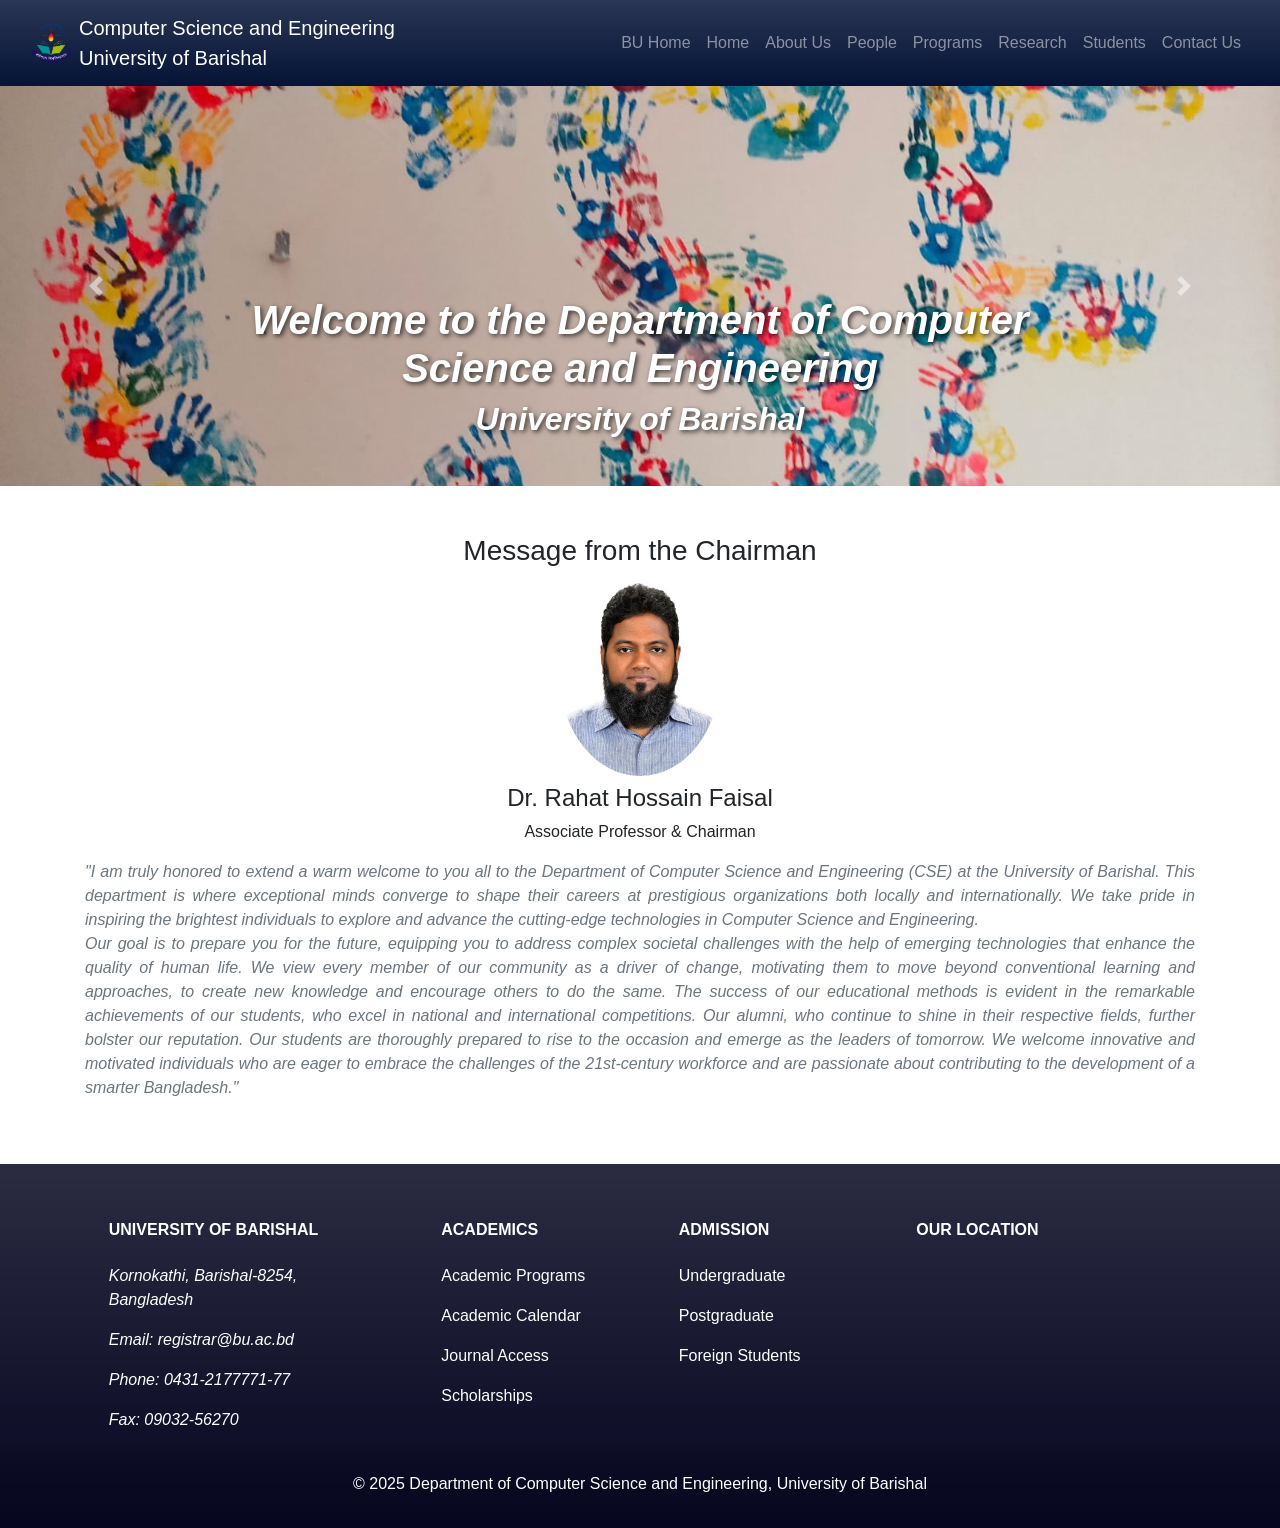
<file: index.html>
<!DOCTYPE html>
<html lang="en">

<head>
    <meta charset="UTF-8">
    <meta name="viewport" content="width=device-width, initial-scale=1.0">
    <title>BUCSE</title>
    <link href="https://cdn.jsdelivr.net/npm/bootstrap@5.1.3/dist/css/bootstrap.min.css" rel="stylesheet">
    <link href="https://cdn.jsdelivr.net/npm/bootstrap@4.4.1/dist/css/bootstrap.min.css" rel="stylesheet">
    <link href="styles/style.css" rel="stylesheet">
</head>

<body>
    <nav class="sticky-top navbar navbar-expand-lg navbar-dark bg-nav bg-gradient">
        <div class="container-fluid">
            <a class="navbar-brand d-flex align-items-center" href="index.html">
                <img src="images/logo.png" alt="University Logo" class="logo me-2">
                Computer Science and Engineering<br>
                University of Barishal
            </a>
            <button class="navbar-toggler" type="button" data-bs-toggle="collapse" data-bs-target="#navbarNav"
                aria-controls="navbarNav" aria-expanded="false" aria-label="Toggle navigation">
                <span class="navbar-toggler-icon"></span>
            </button>
            <div class="collapse navbar-collapse" id="navbarNav">
                <ul class="navbar-nav ms-auto">
                    <li class="nav-item"><a class="nav-link" href="https://apps.piit.us/barishal-university/v2/">BU
                            Home</a></li>
                    <li class="nav-item"><a class="nav-link" href="index.html">Home</a></li>
                    <li class="nav-item"><a class="nav-link" href="about.html">About Us</a></li>
                    <li class="nav-item"><a class="nav-link" href="faculty.html">People</a></li>
                    <li class="nav-item"><a class="nav-link" href="programs.html">Programs</a></li>
                    <li class="nav-item"><a class="nav-link" href="research.html">Research</a></li>
                    <li class="nav-item"><a class="nav-link" href="students.html">Students</a></li>
                    <li class="nav-item"><a class="nav-link" href="contact.html">Contact Us</a></li>
                </ul>
            </div>
        </div>
    </nav>

    <div id="carouselExample" class="carousel slide" data-bs-ride="carousel">
        <div class="carousel-inner">
            <div class="carousel-item active">
                <img src="images/bu1.jpg" class="d-block w-100" alt="First Slide">
                <div class="carousel-caption d-none d-md-block">
                    <h1 class="text-shadow"><b><i>Welcome to the Department of Computer Science and Engineering</i></b>
                    </h1>
                    <h2 class="text-shadow"><b><i>University of Barishal</i></b></h2>
                </div>
            </div>
            <div class="carousel-item">
                <img src="images/bu2.jpg" class="d-block w-100" alt="Second Slide">
                <div class="carousel-caption d-none d-md-block">
                    <h1 class="text-shadow"><b><i>Welcome to the Department of Computer Science and Engineering</i></b>
                    </h1>
                    <h2 class="text-shadow"><b><i>University of Barishal</i></b></h2>
                </div>
            </div>
            <div class="carousel-item">
                <img src="images/bu3.jpg" class="d-block w-100" alt="Third Slide">
                <div class="carousel-caption d-none d-md-block">
                    <h1 class="text-shadow"><b><i>Welcome to the Department of Computer Science and Engineering</i></b>
                    </h1>
                    <h2 class="text-shadow"><b><i>University of Barishal</i></b></h2>
                </div>
            </div>
            <div class="carousel-item">
                <img src="images/bu4.jpg" class="d-block w-100" alt="Fourth Slide">
                <div class="carousel-caption d-none d-md-block">
                    <h1 class="text-shadow"><b><i>Welcome to the Department of Computer Science and Engineering</i></b>
                    </h1>
                    <h2 class="text-shadow"><b><i>University of Barishal</i></b></h2>
                </div>
            </div>
        </div>
        <button class="carousel-control-prev" type="button" data-bs-target="#carouselExample" data-bs-slide="prev">
            <span class="carousel-control-prev-icon" aria-hidden="true"></span>
            <span class="visually-hidden">Previous</span>
        </button>
        <button class="carousel-control-next" type="button" data-bs-target="#carouselExample" data-bs-slide="next">
            <span class="carousel-control-next-icon" aria-hidden="true"></span>
            <span class="visually-hidden">Next</span>
        </button>
    </div>

    <div class="container mt-5">
        <div class="row">
            <div class="col-12 text-center">
                <h3>Message from the Chairman</h3>
            </div>
        </div>
        <div class="row">
            <div class="col-2 text-center mx-auto">
                <img src="images/faculty1.jpg" class="img-fluid rounded-circle" alt="Faculty 1">
            </div>
        </div>
        <div class="row">
            <div class="col-12 text-center mt-2">
                <h4>Dr. Rahat Hossain Faisal</h4>
                <p>Associate Professor & Chairman</p>
            </div>
        </div>
        <div class="row">
            <div class="col-12 text-center">
                <p class="text-muted fst-italic text-justify">"I am truly honored to extend a warm welcome to you all to
                    the
                    Department of Computer Science and Engineering (CSE) at the University of Barishal. This department
                    is where exceptional minds converge to shape their careers at prestigious organizations both locally
                    and internationally. We take pride in inspiring the brightest individuals to explore and advance the
                    cutting-edge technologies in Computer Science and Engineering.<br>
                    Our goal is to prepare you for the future, equipping you to address complex societal challenges with
                    the help of emerging technologies that enhance the quality of human life. We view every member of
                    our community as a driver of change, motivating them to move beyond conventional learning and
                    approaches, to create new knowledge and encourage others to do the same. The success of our
                    educational methods is evident in the remarkable achievements of our students, who excel in national
                    and international competitions. Our alumni, who continue to shine in their respective fields,
                    further bolster our reputation. Our students are thoroughly prepared to rise to the occasion and
                    emerge as the leaders of tomorrow. We welcome innovative and motivated individuals who are eager to
                    embrace the challenges of the 21st-century workforce and are passionate about contributing to the
                    development of a smarter Bangladesh."</p>
            </div>
        </div>
    </div>

    <footer class="bg-footer bg-gradient text-white text-center mt-5 py-2">
        <section class="">
            <div class="container text-center text-md-start mt-5">
                <div class="row mt-3">
                    <div class="col-md-4 col-lg-3 col-xl-3 mx-auto mb-md-0 mb-4 text-left">
                        <h6 class="text-uppercase fw-bold mb-4">University Of Barishal</h6>
                        <p><i class="fas fa-home me-3">Kornokathi, Barishal-8254, Bangladesh</i></p>
                        <p>
                            <i class="fas fa-envelope me-3">Email: registrar@bu.ac.bd</i>
                        </p>
                        <p><i class="fas fa-phone me-3">Phone: 0431-2177771-77</i></p>
                        <p><i class="fas fa-print me-3">Fax: 09032-56270</i></p>
                    </div>

                    <div class="col-md-2 col-lg-2 col-xl-2 mx-auto mb-4 text-left">
                        <h6 class="text-uppercase fw-bold mb-4">
                            Academics
                        </h6>
                        <p>
                            <a href="https://apps.piit.us/barishal-university/v2/academic-program"
                                class="text-reset">Academic Programs</a>
                        </p>
                        <p>
                            <a href="https://apps.piit.us/barishal-university/v2/academic-calender"
                                class="text-reset">Academic Calendar</a>
                        </p>
                        <p>
                            <a href="https://apps.piit.us/barishal-university/v2/journal" class="text-reset">Journal
                                Access</a>
                        </p>
                        <p>
                            <a href="https://apps.piit.us/barishal-university/v2/scholarship"
                                class="text-reset">Scholarships</a>
                        </p>
                    </div>

                    <div class="col-md-3 col-lg-2 col-xl-2 mx-auto mb-4 text-left">
                        <h6 class="text-uppercase fw-bold mb-4">
                            Admission
                        </h6>
                        <p>
                            <a href="https://apps.piit.us/barishal-university/v2/undergraduate"
                                class="text-reset">Undergraduate</a>
                        </p>
                        <p>
                            <a href="https://apps.piit.us/barishal-university/v2/postgraduate"
                                class="text-reset">Postgraduate</a>
                        </p>
                        <p>
                            <a href="https://apps.piit.us/barishal-university/v2/international-student-application"
                                class="text-reset">Foreign Students</a>
                        </p>
                    </div>

                    <div class="col-md-3 col-lg-3 col-xl-3 mx-auto mb-4 text-left">
                        <h6 class="text-uppercase fw-bold mb-4">
                            Our Location
                        </h6>
                        <div class="embed-responsive embed-responsive-16by9">
                            <iframe class="embed-responsive-item"
                                src="https://www.google.com/maps/embed?pb=!1m14!1m8!1m3!1d4745.078694164439!2d90.3622539443592!3d22.659780340412706!3m2!1i1024!2i768!4f13.1!3m3!1m2!1s0x3755348ee9fa8947%3A0x7be87b33ac763d55!2sDepartment%20of%20Computer%20Science%20Engineering!5e1!3m2!1sen!2sus!4v1755502169662!5m2!1sen!2sus"
                                width="400" height="300" allowfullscreen="" loading="lazy"
                                referrerpolicy="no-referrer-when-downgrade"></iframe>
                        </div>
                    </div>
                </div>
            </div>
        </section>

        <div class="bg-copyright text-center p-4">
            <p class="mb-0">&copy; 2025 Department of Computer Science and Engineering, University of Barishal</p>
        </div>
    </footer>

    <script src="https://cdn.jsdelivr.net/npm/popper.js@1.14.3/dist/umd/popper.min.js"></script>
    <script src="https://cdn.jsdelivr.net/npm/bootstrap@5.1.3/dist/js/bootstrap.bundle.min.js"></script>
    <script src="https://cdn.jsdelivr.net/npm/bootstrap@4.4.1/dist/js/bootstrap.bundle.min.js"></script>
    <script src="scripts/script.js"></script>
</body>

</html>
</file>
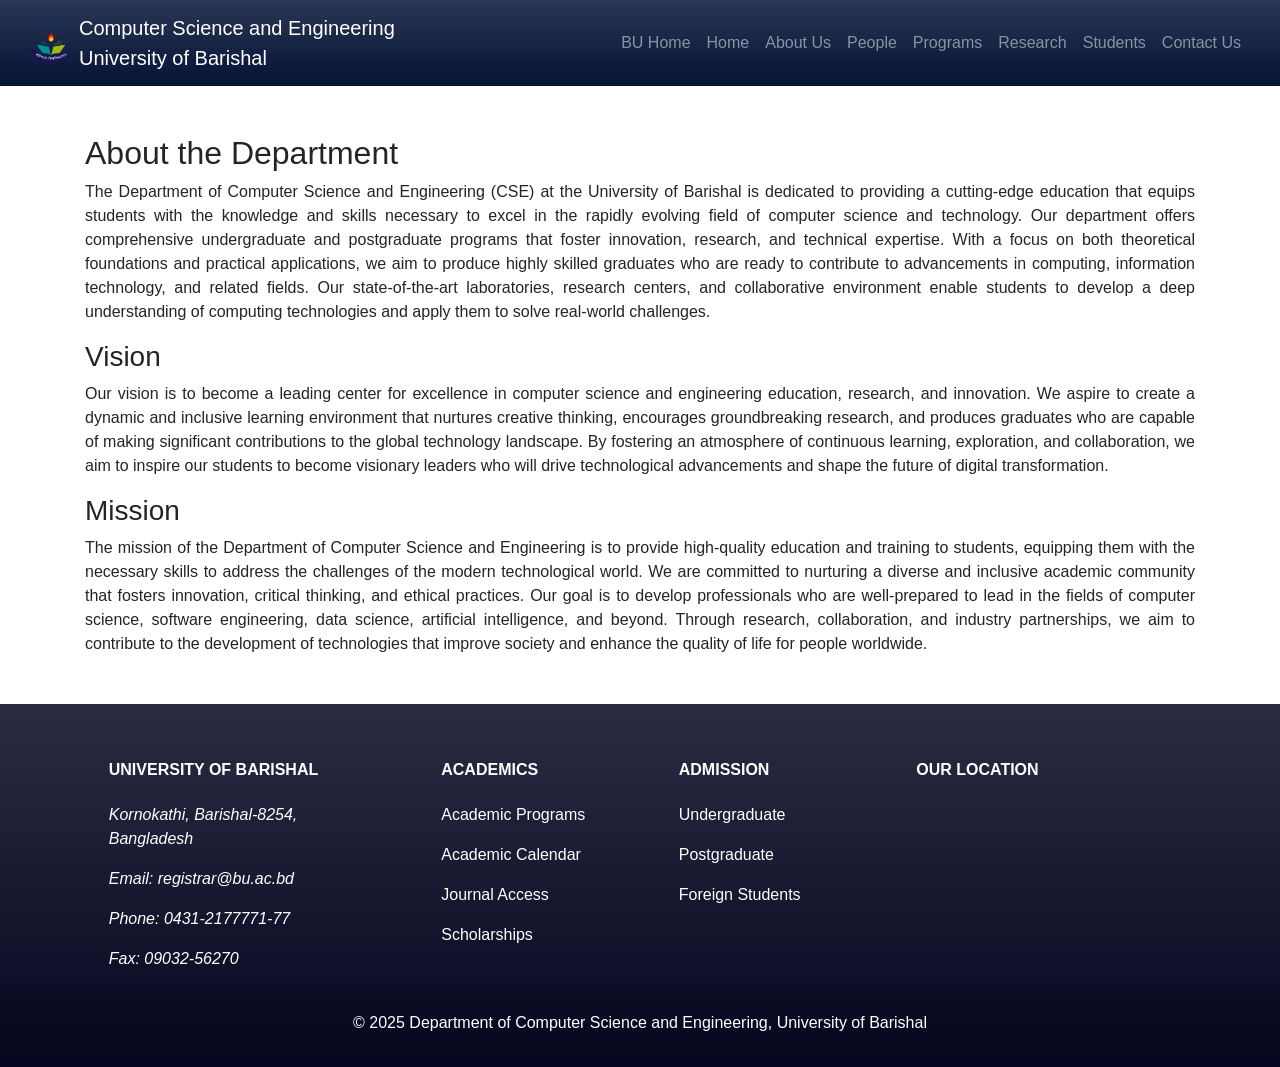
<file: about.html>
<!DOCTYPE html>
<html lang="en">

<head>
    <meta charset="UTF-8">
    <meta name="viewport" content="width=device-width, initial-scale=1.0">
    <title>About Us</title>
    <link href="https://cdn.jsdelivr.net/npm/bootstrap@5.1.3/dist/css/bootstrap.min.css" rel="stylesheet">
    <link href="https://cdn.jsdelivr.net/npm/bootstrap@4.4.1/dist/css/bootstrap.min.css" rel="stylesheet">
    <link href="styles/style.css" rel="stylesheet">
</head>

<body>
    <nav class="sticky-top navbar navbar-expand-lg navbar-dark bg-nav bg-gradient">
        <div class="container-fluid">
            <a class="navbar-brand d-flex align-items-center" href="index.html">
                <img src="images/logo.png" alt="University Logo" class="logo me-2">
                Computer Science and Engineering<br>
                University of Barishal
            </a>
            <button class="navbar-toggler" type="button" data-bs-toggle="collapse" data-bs-target="#navbarNav"
                aria-controls="navbarNav" aria-expanded="false" aria-label="Toggle navigation">
                <span class="navbar-toggler-icon"></span>
            </button>
            <div class="collapse navbar-collapse" id="navbarNav">
                <ul class="navbar-nav ms-auto">
                    <li class="nav-item"><a class="nav-link" href="https://apps.piit.us/barishal-university/v2/">BU
                            Home</a></li>
                    <li class="nav-item"><a class="nav-link" href="index.html">Home</a></li>
                    <li class="nav-item"><a class="nav-link" href="about.html">About Us</a></li>
                    <li class="nav-item"><a class="nav-link" href="faculty.html">People</a></li>
                    <li class="nav-item"><a class="nav-link" href="programs.html">Programs</a></li>
                    <li class="nav-item"><a class="nav-link" href="research.html">Research</a></li>
                    <li class="nav-item"><a class="nav-link" href="students.html">Students</a></li>
                    <li class="nav-item"><a class="nav-link" href="contact.html">Contact Us</a></li>
                </ul>
            </div>
        </div>
    </nav>

    <div class="container mt-5 text-justify">
        <h2>About the Department</h2>
        <p>The Department of Computer Science and Engineering (CSE) at the University of Barishal is dedicated to
            providing a cutting-edge education that equips students with the knowledge and skills necessary to excel in
            the rapidly evolving field of computer science and technology. Our department offers comprehensive
            undergraduate and postgraduate programs that foster innovation, research, and technical expertise. With a
            focus on both theoretical foundations and practical applications, we aim to produce highly skilled graduates
            who are ready to contribute to advancements in computing, information technology, and related fields. Our
            state-of-the-art laboratories, research centers, and collaborative environment enable students to develop a
            deep understanding of computing technologies and apply them to solve real-world challenges.</p>

        <h3>Vision</h3>
        <p>Our vision is to become a leading center for excellence in computer science and engineering education,
            research, and innovation. We aspire to create a dynamic and inclusive learning environment that nurtures
            creative thinking, encourages groundbreaking research, and produces graduates who are capable of making
            significant contributions to the global technology landscape. By fostering an atmosphere of continuous
            learning, exploration, and collaboration, we aim to inspire our students to become visionary leaders who
            will drive technological advancements and shape the future of digital transformation.</p>

        <h3>Mission</h3>
        <p>The mission of the Department of Computer Science and Engineering is to provide high-quality education and
            training to students, equipping them with the necessary skills to address the challenges of the modern
            technological world. We are committed to nurturing a diverse and inclusive academic community that fosters
            innovation, critical thinking, and ethical practices. Our goal is to develop professionals who are
            well-prepared to lead in the fields of computer science, software engineering, data science, artificial
            intelligence, and beyond. Through research, collaboration, and industry partnerships, we aim to contribute
            to the development of technologies that improve society and enhance the quality of life for people
            worldwide.</p>
    </div>

    <footer class="bg-footer bg-gradient text-white text-center mt-5 py-2">
        <section class="">
            <div class="container text-center text-md-start mt-5">
                <div class="row mt-3">
                    <div class="col-md-4 col-lg-3 col-xl-3 mx-auto mb-md-0 mb-4 text-left">
                        <h6 class="text-uppercase fw-bold mb-4">University Of Barishal</h6>
                        <p><i class="fas fa-home me-3">Kornokathi, Barishal-8254, Bangladesh</i></p>
                        <p>
                            <i class="fas fa-envelope me-3">Email: registrar@bu.ac.bd</i>
                        </p>
                        <p><i class="fas fa-phone me-3">Phone: 0431-2177771-77</i></p>
                        <p><i class="fas fa-print me-3">Fax: 09032-56270</i></p>
                    </div>

                    <div class="col-md-2 col-lg-2 col-xl-2 mx-auto mb-4 text-left">
                        <h6 class="text-uppercase fw-bold mb-4">
                            Academics
                        </h6>
                        <p>
                            <a href="https://apps.piit.us/barishal-university/v2/academic-program"
                                class="text-reset">Academic Programs</a>
                        </p>
                        <p>
                            <a href="https://apps.piit.us/barishal-university/v2/academic-calender"
                                class="text-reset">Academic Calendar</a>
                        </p>
                        <p>
                            <a href="https://apps.piit.us/barishal-university/v2/journal" class="text-reset">Journal
                                Access</a>
                        </p>
                        <p>
                            <a href="https://apps.piit.us/barishal-university/v2/scholarship"
                                class="text-reset">Scholarships</a>
                        </p>
                    </div>

                    <div class="col-md-3 col-lg-2 col-xl-2 mx-auto mb-4 text-left">
                        <h6 class="text-uppercase fw-bold mb-4">
                            Admission
                        </h6>
                        <p>
                            <a href="https://apps.piit.us/barishal-university/v2/undergraduate"
                                class="text-reset">Undergraduate</a>
                        </p>
                        <p>
                            <a href="https://apps.piit.us/barishal-university/v2/postgraduate"
                                class="text-reset">Postgraduate</a>
                        </p>
                        <p>
                            <a href="https://apps.piit.us/barishal-university/v2/international-student-application"
                                class="text-reset">Foreign Students</a>
                        </p>
                    </div>

                    <div class="col-md-3 col-lg-3 col-xl-3 mx-auto mb-4 text-left">
                        <h6 class="text-uppercase fw-bold mb-4">
                            Our Location
                        </h6>
                        <div class="embed-responsive embed-responsive-16by9">
                            <iframe class="embed-responsive-item"
                                src="https://www.google.com/maps/embed?pb=!1m14!1m8!1m3!1d4745.078694164439!2d90.3622539443592!3d22.659780340412706!3m2!1i1024!2i768!4f13.1!3m3!1m2!1s0x3755348ee9fa8947%3A0x7be87b33ac763d55!2sDepartment%20of%20Computer%20Science%20Engineering!5e1!3m2!1sen!2sus!4v1755502169662!5m2!1sen!2sus"
                                width="400" height="300" allowfullscreen="" loading="lazy"
                                referrerpolicy="no-referrer-when-downgrade"></iframe>
                        </div>
                    </div>
                </div>
            </div>
        </section>

        <div class="bg-copyright text-center p-4">
            <p class="mb-0">&copy; 2025 Department of Computer Science and Engineering, University of Barishal</p>
        </div>
    </footer>

    <script src="https://cdn.jsdelivr.net/npm/popper.js@1.14.3/dist/umd/popper.min.js"></script>
    <script src="https://cdn.jsdelivr.net/npm/bootstrap@5.1.3/dist/js/bootstrap.bundle.min.js"></script>
    <script src="https://cdn.jsdelivr.net/npm/bootstrap@4.4.1/dist/js/bootstrap.bundle.min.js"></script>
    <script src="scripts/script.js"></script>
</body>

</html>
</file>
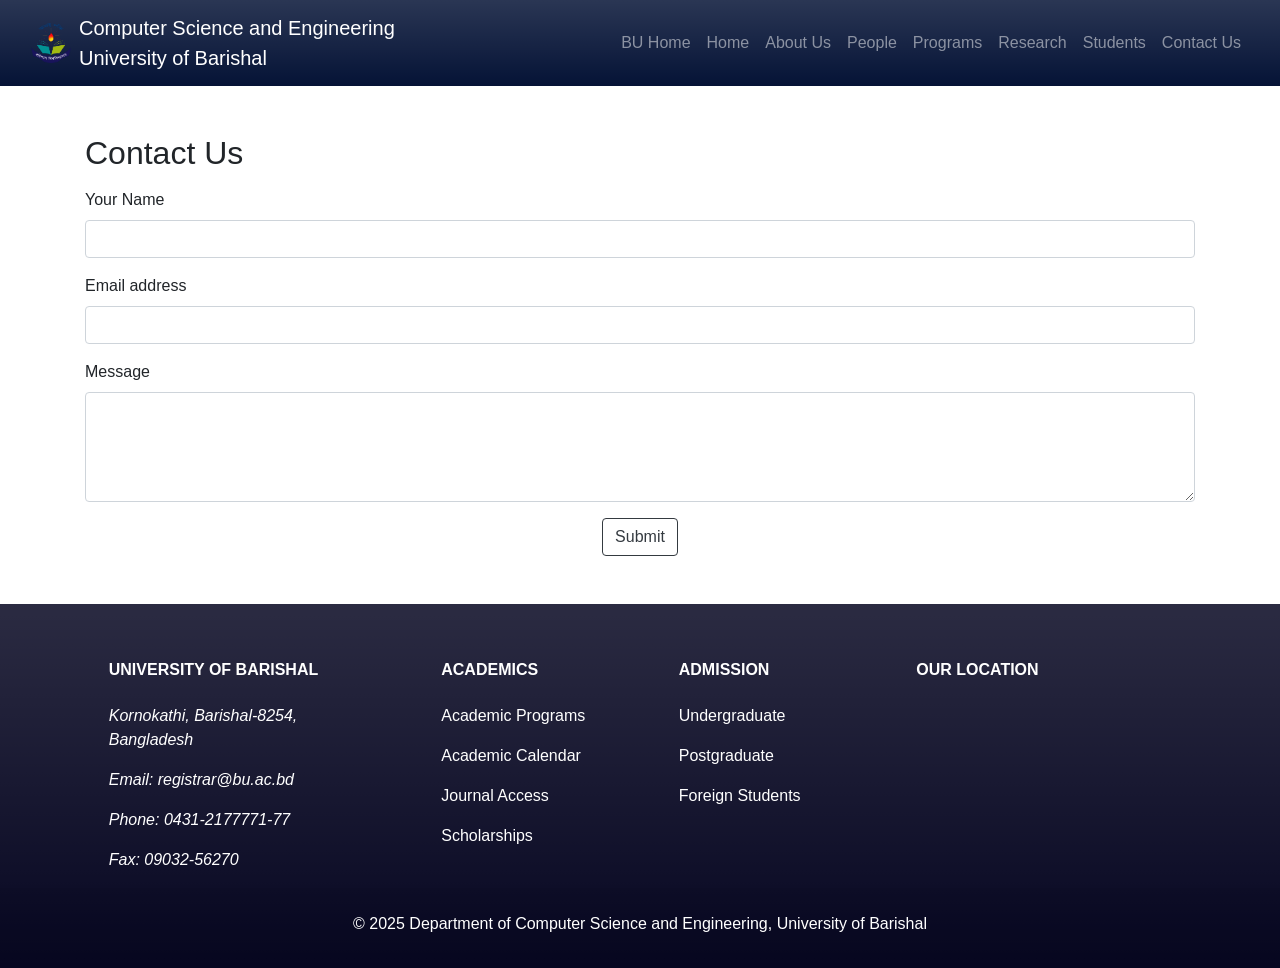
<file: contact.html>
<!DOCTYPE html>
<html lang="en">

<head>
    <meta charset="UTF-8">
    <meta name="viewport" content="width=device-width, initial-scale=1.0">
    <title>Contact Us</title>
    <link href="https://cdn.jsdelivr.net/npm/bootstrap@5.1.3/dist/css/bootstrap.min.css" rel="stylesheet">
    <link href="https://cdn.jsdelivr.net/npm/bootstrap@4.4.1/dist/css/bootstrap.min.css" rel="stylesheet">
    <link href="styles/style.css" rel="stylesheet">
</head>

<body>
    <nav class="sticky-top navbar navbar-expand-lg navbar-dark bg-nav bg-gradient">
        <div class="container-fluid">
            <a class="navbar-brand d-flex align-items-center" href="index.html">
                <img src="images/logo.png" alt="University Logo" class="logo me-2">
                Computer Science and Engineering<br>
                University of Barishal
            </a>
            <button class="navbar-toggler" type="button" data-bs-toggle="collapse" data-bs-target="#navbarNav"
                aria-controls="navbarNav" aria-expanded="false" aria-label="Toggle navigation">
                <span class="navbar-toggler-icon"></span>
            </button>
            <div class="collapse navbar-collapse" id="navbarNav">
                <ul class="navbar-nav ms-auto">
                    <li class="nav-item"><a class="nav-link" href="https://apps.piit.us/barishal-university/v2/">BU
                            Home</a></li>
                    <li class="nav-item"><a class="nav-link" href="index.html">Home</a></li>
                    <li class="nav-item"><a class="nav-link" href="about.html">About Us</a></li>
                    <li class="nav-item"><a class="nav-link" href="faculty.html">People</a></li>
                    <li class="nav-item"><a class="nav-link" href="programs.html">Programs</a></li>
                    <li class="nav-item"><a class="nav-link" href="research.html">Research</a></li>
                    <li class="nav-item"><a class="nav-link" href="students.html">Students</a></li>
                    <li class="nav-item"><a class="nav-link" href="contact.html">Contact Us</a></li>
                </ul>
            </div>
        </div>
    </nav>

    <section class="container mt-5">
        <h2>Contact Us</h2>
        <form id="contactForm" class="mt-3">
            <div class="mb-3">
                <label for="name" class="form-label">Your Name</label>
                <input type="text" class="form-control" id="name" required>
            </div>
            <div class="mb-3">
                <label for="email" class="form-label">Email address</label>
                <input type="email" class="form-control" id="email" required>
            </div>
            <div class="mb-3">
                <label for="message" class="form-label">Message</label>
                <textarea class="form-control" id="message" rows="4" required></textarea>
            </div>
            <div class="mb-3 d-flex justify-content-center">
                <button type="submit" class="btn btn-outline-dark bg-gradient">Submit</button>
            </div>
        </form>
    </section>

    <footer class="bg-footer bg-gradient text-white text-center mt-5 py-2">
        <section class="">
            <div class="container text-center text-md-start mt-5">
                <div class="row mt-3">
                    <div class="col-md-4 col-lg-3 col-xl-3 mx-auto mb-md-0 mb-4 text-left">
                        <h6 class="text-uppercase fw-bold mb-4">University Of Barishal</h6>
                        <p><i class="fas fa-home me-3">Kornokathi, Barishal-8254, Bangladesh</i></p>
                        <p>
                            <i class="fas fa-envelope me-3">Email: registrar@bu.ac.bd</i>
                        </p>
                        <p><i class="fas fa-phone me-3">Phone: 0431-2177771-77</i></p>
                        <p><i class="fas fa-print me-3">Fax: 09032-56270</i></p>
                    </div>

                    <div class="col-md-2 col-lg-2 col-xl-2 mx-auto mb-4 text-left">
                        <h6 class="text-uppercase fw-bold mb-4">
                            Academics
                        </h6>
                        <p>
                            <a href="https://apps.piit.us/barishal-university/v2/academic-program"
                                class="text-reset">Academic Programs</a>
                        </p>
                        <p>
                            <a href="https://apps.piit.us/barishal-university/v2/academic-calender"
                                class="text-reset">Academic Calendar</a>
                        </p>
                        <p>
                            <a href="https://apps.piit.us/barishal-university/v2/journal" class="text-reset">Journal
                                Access</a>
                        </p>
                        <p>
                            <a href="https://apps.piit.us/barishal-university/v2/scholarship"
                                class="text-reset">Scholarships</a>
                        </p>
                    </div>

                    <div class="col-md-3 col-lg-2 col-xl-2 mx-auto mb-4 text-left">
                        <h6 class="text-uppercase fw-bold mb-4">
                            Admission
                        </h6>
                        <p>
                            <a href="https://apps.piit.us/barishal-university/v2/undergraduate"
                                class="text-reset">Undergraduate</a>
                        </p>
                        <p>
                            <a href="https://apps.piit.us/barishal-university/v2/postgraduate"
                                class="text-reset">Postgraduate</a>
                        </p>
                        <p>
                            <a href="https://apps.piit.us/barishal-university/v2/international-student-application"
                                class="text-reset">Foreign Students</a>
                        </p>
                    </div>

                    <div class="col-md-3 col-lg-3 col-xl-3 mx-auto mb-4 text-left">
                        <h6 class="text-uppercase fw-bold mb-4">
                            Our Location
                        </h6>
                        <div class="embed-responsive embed-responsive-16by9">
                            <iframe class="embed-responsive-item"
                                src="https://www.google.com/maps/embed?pb=!1m14!1m8!1m3!1d4745.078694164439!2d90.3622539443592!3d22.659780340412706!3m2!1i1024!2i768!4f13.1!3m3!1m2!1s0x3755348ee9fa8947%3A0x7be87b33ac763d55!2sDepartment%20of%20Computer%20Science%20Engineering!5e1!3m2!1sen!2sus!4v1755502169662!5m2!1sen!2sus"
                                width="400" height="300" allowfullscreen="" loading="lazy"
                                referrerpolicy="no-referrer-when-downgrade"></iframe>
                        </div>
                    </div>
                </div>
            </div>
        </section>

        <div class="bg-copyright text-center p-4">
            <p class="mb-0">&copy; 2025 Department of Computer Science and Engineering, University of Barishal</p>
        </div>
    </footer>

    <script src="https://cdn.jsdelivr.net/npm/popper.js@1.14.3/dist/umd/popper.min.js"></script>
    <script src="https://cdn.jsdelivr.net/npm/bootstrap@5.1.3/dist/js/bootstrap.bundle.min.js"></script>
    <script src="https://cdn.jsdelivr.net/npm/bootstrap@4.4.1/dist/js/bootstrap.bundle.min.js"></script>
    <script src="scripts/script.js"></script>
</body>

</html>
</file>
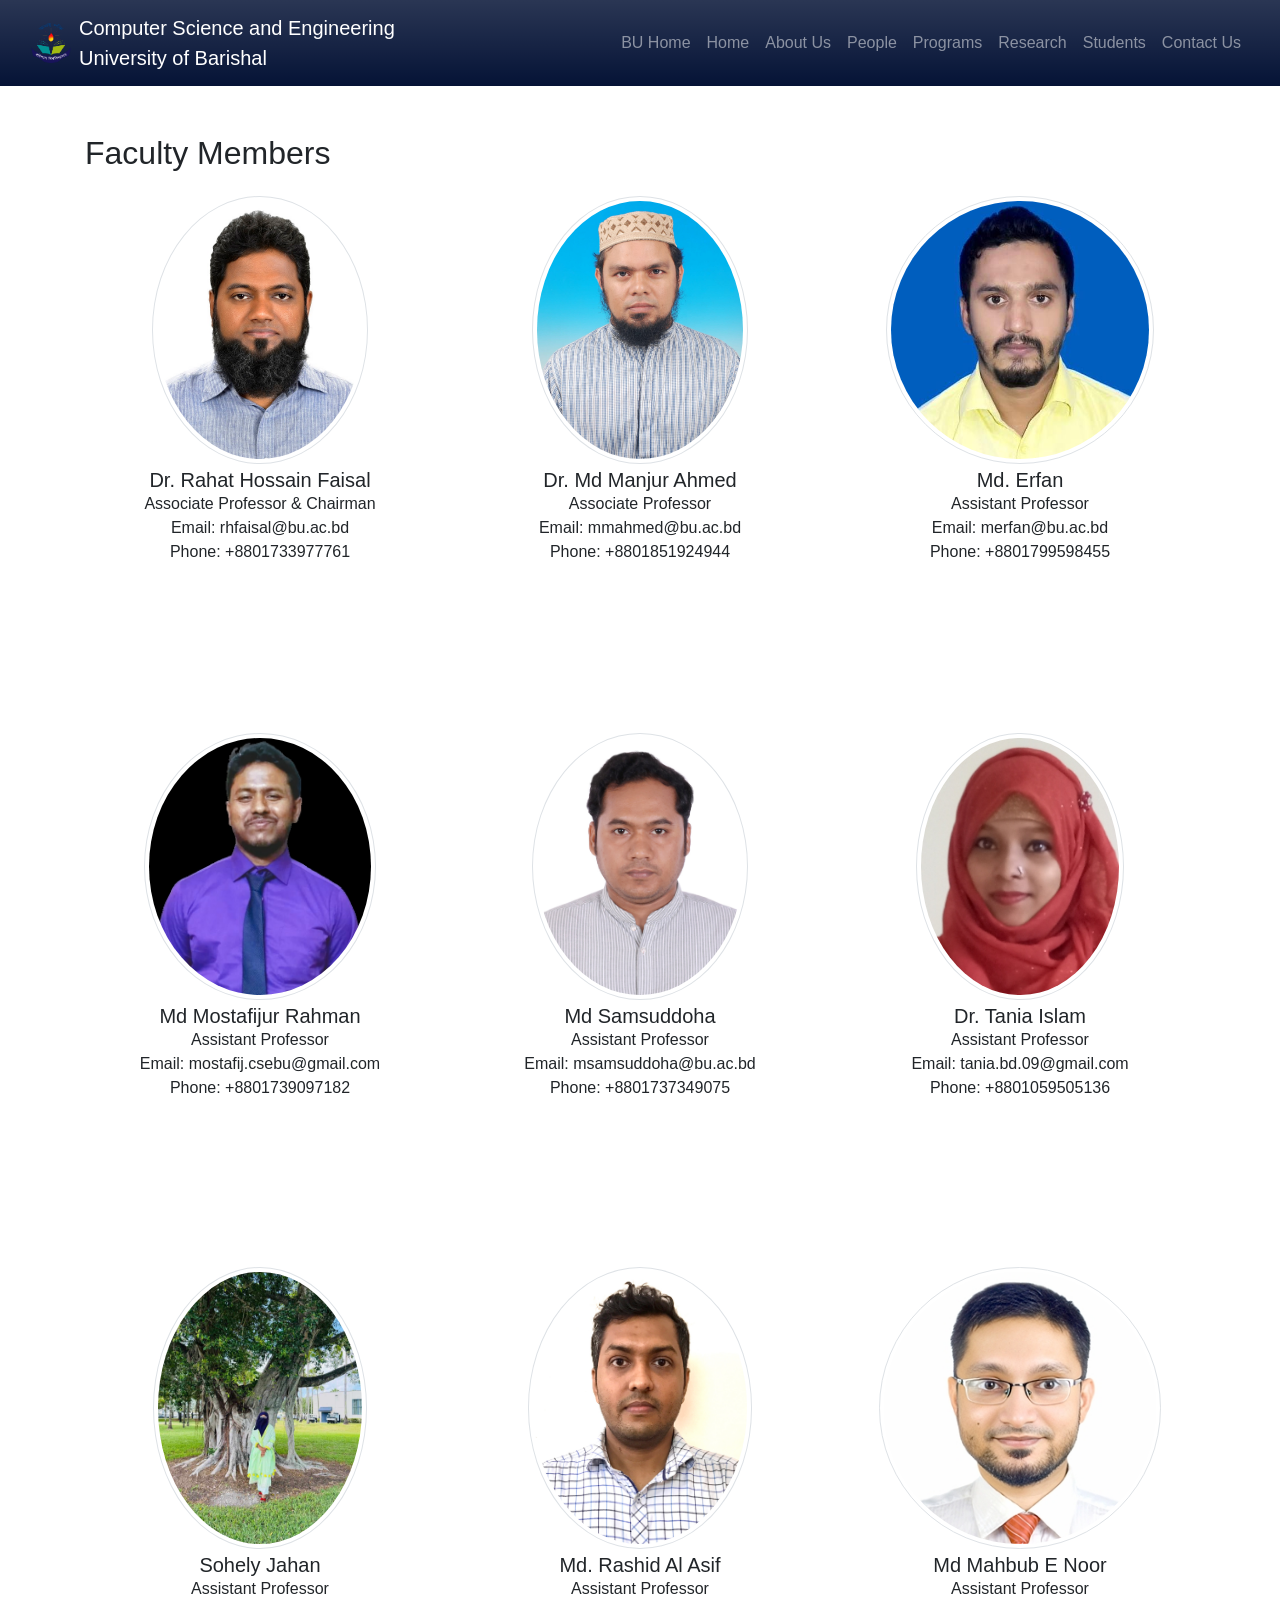
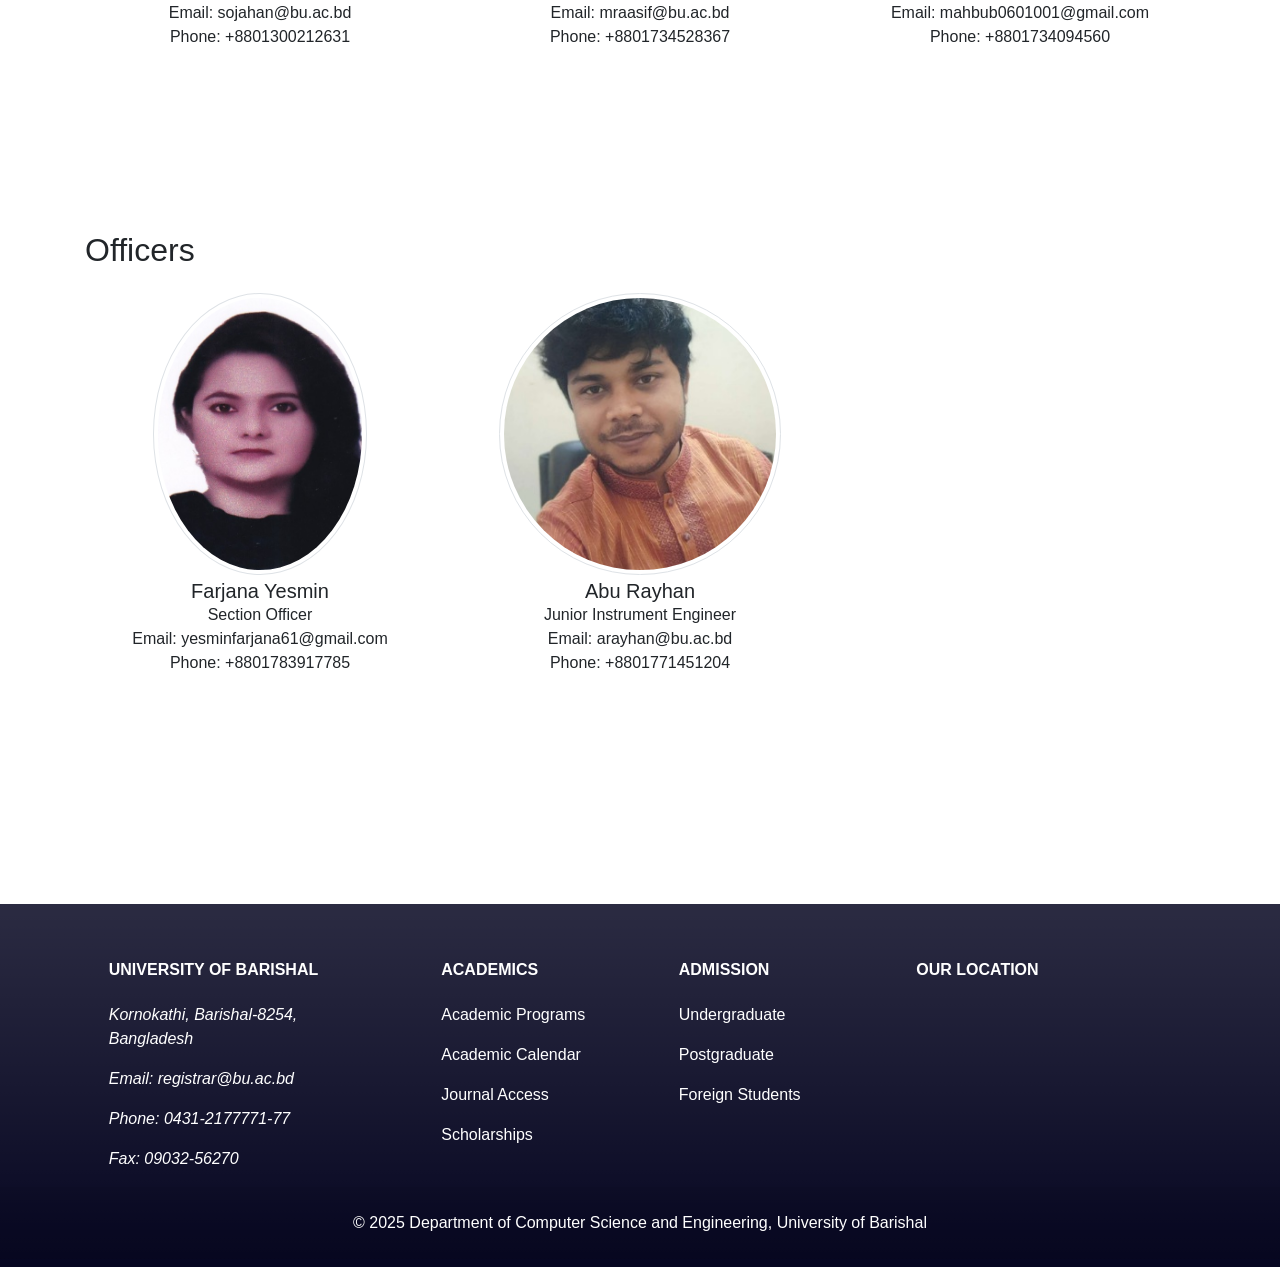
<file: faculty.html>
<!DOCTYPE html>
<html lang="en">

<head>
    <meta charset="UTF-8">
    <meta name="viewport" content="width=device-width, initial-scale=1.0">
    <title>People</title>
    <link href="https://cdn.jsdelivr.net/npm/bootstrap@5.1.3/dist/css/bootstrap.min.css" rel="stylesheet">
    <link href="https://cdn.jsdelivr.net/npm/bootstrap@4.4.1/dist/css/bootstrap.min.css" rel="stylesheet">
    <link href="styles/style.css" rel="stylesheet">
</head>

<body>
    <nav class="sticky-top navbar navbar-expand-lg navbar-dark bg-nav bg-gradient">
        <div class="container-fluid">
            <a class="navbar-brand d-flex align-items-center" href="index.html">
                <img src="images/logo.png" alt="University Logo" class="logo me-2">
                Computer Science and Engineering<br>
                University of Barishal
            </a>
            <button class="navbar-toggler" type="button" data-bs-toggle="collapse" data-bs-target="#navbarNav"
                aria-controls="navbarNav" aria-expanded="false" aria-label="Toggle navigation">
                <span class="navbar-toggler-icon"></span>
            </button>
            <div class="collapse navbar-collapse" id="navbarNav">
                <ul class="navbar-nav ms-auto">
                    <li class="nav-item"><a class="nav-link" href="https://apps.piit.us/barishal-university/v2/">BU
                            Home</a></li>
                    <li class="nav-item"><a class="nav-link" href="index.html">Home</a></li>
                    <li class="nav-item"><a class="nav-link" href="about.html">About Us</a></li>
                    <li class="nav-item"><a class="nav-link" href="faculty.html">People</a></li>
                    <li class="nav-item"><a class="nav-link" href="programs.html">Programs</a></li>
                    <li class="nav-item"><a class="nav-link" href="research.html">Research</a></li>
                    <li class="nav-item"><a class="nav-link" href="students.html">Students</a></li>
                    <li class="nav-item"><a class="nav-link" href="contact.html">Contact Us</a></li>
                </ul>
            </div>
        </div>
    </nav>

    <div class="container mt-5">
        <h2>Faculty Members</h2>
        <div class="row text-center mt-4">
            <div class="col-md-4">
                <img src="images/faculty1.jpg" class="img-thumbnail h-50 rounded-circle" alt="Faculty 1">
                <h5 class="mb-0 mt-1">Dr. Rahat Hossain Faisal</h5>
                <p class="mb-0">Associate Professor & Chairman</p>
                <p class="mb-0">Email: rhfaisal@bu.ac.bd</p>
                <p class="mb-0">Phone: +8801733977761</p>
            </div>
            <div class="col-md-4">
                <img src="images/faculty2.jpg" class="img-thumbnail h-50 rounded-circle" alt="Faculty 2">
                <h5 class="mb-0 mt-1">Dr. Md Manjur Ahmed</h5>
                <p class="mb-0">Associate Professor</p>
                <p class="mb-0">Email: mmahmed@bu.ac.bd</p>
                <p class="mb-0">Phone: +8801851924944</p>
            </div>
            <div class="col-md-4">
                <img src="images/faculty3.jpg" class="img-thumbnail h-50 rounded-circle" alt="Faculty 3">
                <h5 class="mb-0 mt-1">Md. Erfan</h5>
                <p class="mb-0">Assistant Professor</p>
                <p class="mb-0">Email: merfan@bu.ac.bd</p>
                <p class="mb-0">Phone: +8801799598455</p>
            </div>
            <div class="col-md-4">
                <img src="images/faculty4.jpg" class="img-thumbnail h-50 rounded-circle" alt="Faculty 4">
                <h5 class="mb-0 mt-1">Md Mostafijur Rahman</h5>
                <p class="mb-0">Assistant Professor</p>
                <p class="mb-0">Email: mostafij.csebu@gmail.com</p>
                <p class="mb-0">Phone: +8801739097182</p>
            </div>
            <div class="col-md-4">
                <img src="images/faculty5.jpg" class="img-thumbnail h-50 rounded-circle" alt="Faculty 5">
                <h5 class="mb-0 mt-1">Md Samsuddoha</h5>
                <p class="mb-0">Assistant Professor</p>
                <p class="mb-0">Email: msamsuddoha@bu.ac.bd</p>
                <p class="mb-0">Phone: +8801737349075</p>
            </div>
            <div class="col-md-4">
                <img src="images/faculty6.jpg" class="img-thumbnail h-50 rounded-circle" alt="Faculty 6">
                <h5 class="mb-0 mt-1">Dr. Tania Islam</h5>
                <p class="mb-0">Assistant Professor</p>
                <p class="mb-0">Email: tania.bd.09@gmail.com</p>
                <p class="mb-0">Phone: +8801059505136</p>
            </div>
            <div class="col-md-4">
                <img src="images/faculty7.jpg" class="img-thumbnail h-50 rounded-circle" alt="Faculty 7">
                <h5 class="mb-0 mt-1">Sohely Jahan</h5>
                <p class="mb-0">Assistant Professor</p>
                <p class="mb-0">Email: sojahan@bu.ac.bd</p>
                <p class="mb-0">Phone: +8801300212631</p>
            </div>
            <div class="col-md-4">
                <img src="images/faculty8.jpg" class="img-thumbnail h-50 rounded-circle" alt="Faculty 8">
                <h5 class="mb-0 mt-1">Md. Rashid Al Asif</h5>
                <p class="mb-0">Assistant Professor</p>
                <p class="mb-0">Email: mraasif@bu.ac.bd</p>
                <p class="mb-0">Phone: +8801734528367</p>
            </div>
            <div class="col-md-4">
                <img src="images/faculty9.jpg" class="img-thumbnail h-50 rounded-circle" alt="Faculty 9">
                <h5 class="mb-0 mt-1">Md Mahbub E Noor</h5>
                <p class="mb-0">Assistant Professor</p>
                <p class="mb-0">Email: mahbub0601001@gmail.com</p>
                <p class="mb-0">Phone: +8801734094560</p>
            </div>
        </div>
    </div>

    <div class="container">
        <h2>Officers</h2>
        <div class="row text-center mt-4">
            <div class="col-md-4">
                <img src="images/officer1.jpg" class="img-thumbnail h-50 rounded-circle" alt="Officer 1">
                <h5 class="mb-0 mt-1">Farjana Yesmin</h5>
                <p class="mb-0">Section Officer</p>
                <p class="mb-0">Email: yesminfarjana61@gmail.com</p>
                <p class="mb-0">Phone: +8801783917785</p>
            </div>
            <div class="col-md-4">
                <img src="images/officer2.jpg" class="img-thumbnail h-50 rounded-circle" alt="Officer 2">
                <h5 class="mb-0 mt-1">Abu Rayhan</h5>
                <p class="mb-0">Junior Instrument Engineer</p>
                <p class="mb-0">Email: arayhan@bu.ac.bd</p>
                <p class="mb-0">Phone: +8801771451204</p>
            </div>
        </div>
    </div>

    <footer class="bg-footer bg-gradient text-white text-center mt-5 py-2">
        <section class="">
            <div class="container text-center text-md-start mt-5">
                <div class="row mt-3">
                    <div class="col-md-4 col-lg-3 col-xl-3 mx-auto mb-md-0 mb-4 text-left">
                        <h6 class="text-uppercase fw-bold mb-4">University Of Barishal</h6>
                        <p><i class="fas fa-home me-3">Kornokathi, Barishal-8254, Bangladesh</i></p>
                        <p>
                            <i class="fas fa-envelope me-3">Email: registrar@bu.ac.bd</i>
                        </p>
                        <p><i class="fas fa-phone me-3">Phone: 0431-2177771-77</i></p>
                        <p><i class="fas fa-print me-3">Fax: 09032-56270</i></p>
                    </div>

                    <div class="col-md-2 col-lg-2 col-xl-2 mx-auto mb-4 text-left">
                        <h6 class="text-uppercase fw-bold mb-4">
                            Academics
                        </h6>
                        <p>
                            <a href="https://apps.piit.us/barishal-university/v2/academic-program"
                                class="text-reset">Academic Programs</a>
                        </p>
                        <p>
                            <a href="https://apps.piit.us/barishal-university/v2/academic-calender"
                                class="text-reset">Academic Calendar</a>
                        </p>
                        <p>
                            <a href="https://apps.piit.us/barishal-university/v2/journal" class="text-reset">Journal
                                Access</a>
                        </p>
                        <p>
                            <a href="https://apps.piit.us/barishal-university/v2/scholarship"
                                class="text-reset">Scholarships</a>
                        </p>
                    </div>

                    <div class="col-md-3 col-lg-2 col-xl-2 mx-auto mb-4 text-left">
                        <h6 class="text-uppercase fw-bold mb-4">
                            Admission
                        </h6>
                        <p>
                            <a href="https://apps.piit.us/barishal-university/v2/undergraduate"
                                class="text-reset">Undergraduate</a>
                        </p>
                        <p>
                            <a href="https://apps.piit.us/barishal-university/v2/postgraduate"
                                class="text-reset">Postgraduate</a>
                        </p>
                        <p>
                            <a href="https://apps.piit.us/barishal-university/v2/international-student-application"
                                class="text-reset">Foreign Students</a>
                        </p>
                    </div>

                    <div class="col-md-3 col-lg-3 col-xl-3 mx-auto mb-4 text-left">
                        <h6 class="text-uppercase fw-bold mb-4">
                            Our Location
                        </h6>
                        <div class="embed-responsive embed-responsive-16by9">
                            <iframe class="embed-responsive-item"
                                src="https://www.google.com/maps/embed?pb=!1m14!1m8!1m3!1d4745.078694164439!2d90.3622539443592!3d22.659780340412706!3m2!1i1024!2i768!4f13.1!3m3!1m2!1s0x3755348ee9fa8947%3A0x7be87b33ac763d55!2sDepartment%20of%20Computer%20Science%20Engineering!5e1!3m2!1sen!2sus!4v1755502169662!5m2!1sen!2sus"
                                width="400" height="300" allowfullscreen="" loading="lazy"
                                referrerpolicy="no-referrer-when-downgrade"></iframe>
                        </div>
                    </div>
                </div>
            </div>
        </section>

        <div class="bg-copyright text-center p-4">
            <p class="mb-0">&copy; 2025 Department of Computer Science and Engineering, University of Barishal</p>
        </div>
    </footer>

    <script src="https://cdn.jsdelivr.net/npm/popper.js@1.14.3/dist/umd/popper.min.js"></script>
    <script src="https://cdn.jsdelivr.net/npm/bootstrap@5.1.3/dist/js/bootstrap.bundle.min.js"></script>
    <script src="https://cdn.jsdelivr.net/npm/bootstrap@4.4.1/dist/js/bootstrap.bundle.min.js"></script>
    <script src="scripts/script.js"></script>
</body>

</html>
</file>
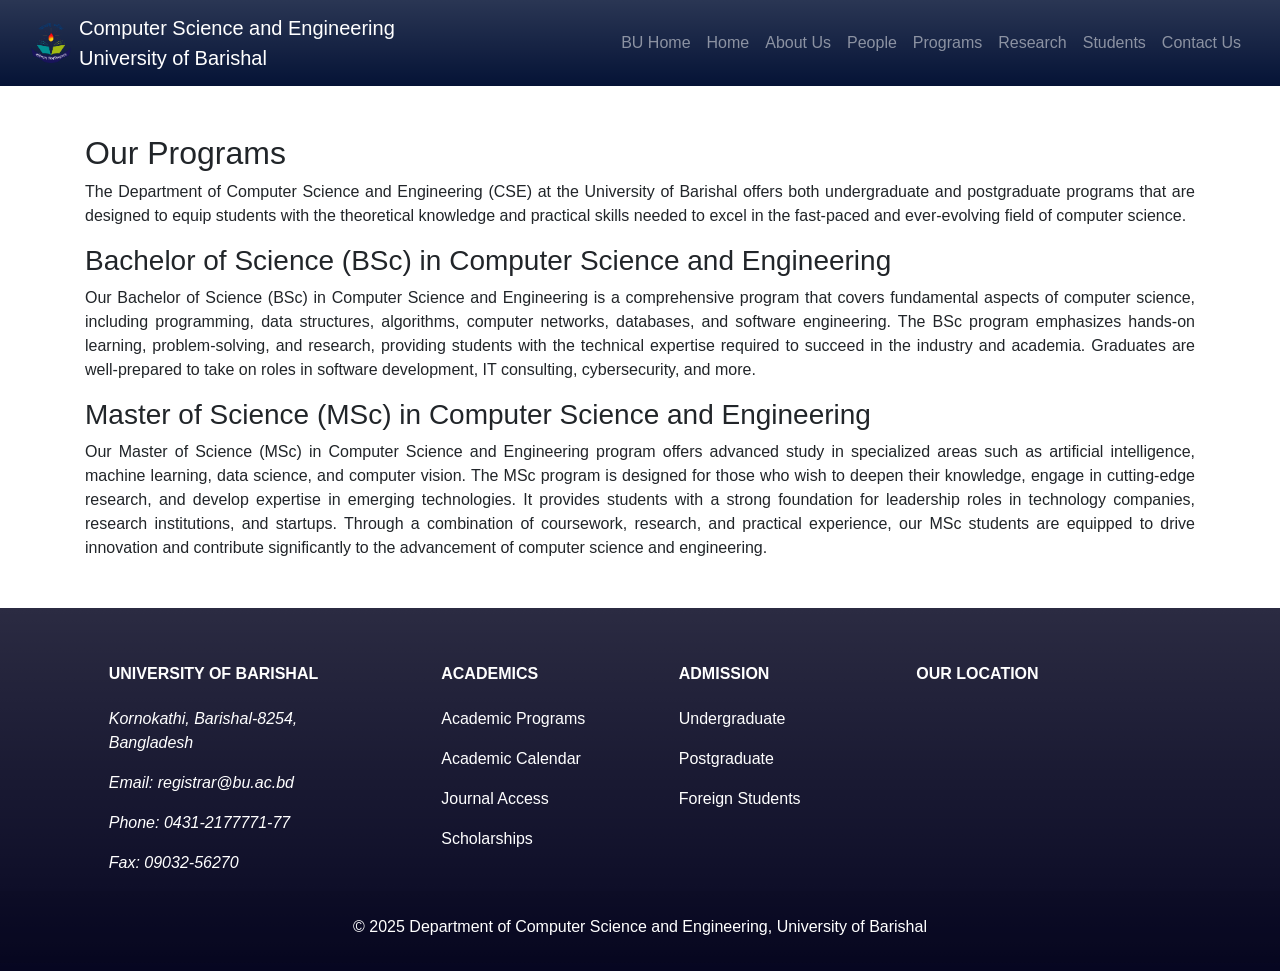
<file: programs.html>
<!DOCTYPE html>
<html lang="en">

<head>
    <meta charset="UTF-8">
    <meta name="viewport" content="width=device-width, initial-scale=1.0">
    <title>Programs</title>
    <link href="https://cdn.jsdelivr.net/npm/bootstrap@5.1.3/dist/css/bootstrap.min.css" rel="stylesheet">
    <link href="https://cdn.jsdelivr.net/npm/bootstrap@4.4.1/dist/css/bootstrap.min.css" rel="stylesheet">
    <link href="styles/style.css" rel="stylesheet">
</head>

<body>
    <nav class="sticky-top navbar navbar-expand-lg navbar-dark bg-nav bg-gradient">
        <div class="container-fluid">
            <a class="navbar-brand d-flex align-items-center" href="index.html">
                <img src="images/logo.png" alt="University Logo" class="logo me-2">
                Computer Science and Engineering<br>
                University of Barishal
            </a>
            <button class="navbar-toggler" type="button" data-bs-toggle="collapse" data-bs-target="#navbarNav"
                aria-controls="navbarNav" aria-expanded="false" aria-label="Toggle navigation">
                <span class="navbar-toggler-icon"></span>
            </button>
            <div class="collapse navbar-collapse" id="navbarNav">
                <ul class="navbar-nav ms-auto">
                    <li class="nav-item"><a class="nav-link" href="https://apps.piit.us/barishal-university/v2/">BU
                            Home</a></li>
                    <li class="nav-item"><a class="nav-link" href="index.html">Home</a></li>
                    <li class="nav-item"><a class="nav-link" href="about.html">About Us</a></li>
                    <li class="nav-item"><a class="nav-link" href="faculty.html">People</a></li>
                    <li class="nav-item"><a class="nav-link" href="programs.html">Programs</a></li>
                    <li class="nav-item"><a class="nav-link" href="research.html">Research</a></li>
                    <li class="nav-item"><a class="nav-link" href="students.html">Students</a></li>
                    <li class="nav-item"><a class="nav-link" href="contact.html">Contact Us</a></li>
                </ul>
            </div>
        </div>
    </nav>

    <div class="container mt-5 text-justify">
        <h2>Our Programs</h2>
        <p>The Department of Computer Science and Engineering (CSE) at the University of Barishal offers both
            undergraduate and postgraduate programs that are designed to equip students with the theoretical knowledge
            and practical skills needed to excel in the fast-paced and ever-evolving field of computer science.</p>

        <h3>Bachelor of Science (BSc) in Computer Science and Engineering</h3>
        <p>Our Bachelor of Science (BSc) in Computer Science and Engineering is a comprehensive program that covers
            fundamental aspects of computer science, including programming, data structures, algorithms, computer
            networks, databases, and software engineering. The BSc program emphasizes hands-on learning,
            problem-solving, and research, providing students with the technical expertise required to succeed in the
            industry and academia. Graduates are well-prepared to take on roles in software development, IT consulting,
            cybersecurity, and more.</p>

        <h3>Master of Science (MSc) in Computer Science and Engineering</h3>
        <p>Our Master of Science (MSc) in Computer Science and Engineering program offers advanced study in specialized
            areas such as artificial intelligence, machine learning, data science, and computer vision. The MSc program
            is designed for those who wish to deepen their knowledge, engage in cutting-edge research, and develop
            expertise in emerging technologies. It provides students with a strong foundation for leadership roles in
            technology companies, research institutions, and startups. Through a combination of coursework, research,
            and practical experience, our MSc students are equipped to drive innovation and contribute significantly to
            the advancement of computer science and engineering.</p>
    </div>

    <footer class="bg-footer bg-gradient text-white text-center mt-5 py-2">
        <section class="">
            <div class="container text-center text-md-start mt-5">
                <div class="row mt-3">
                    <div class="col-md-4 col-lg-3 col-xl-3 mx-auto mb-md-0 mb-4 text-left">
                        <h6 class="text-uppercase fw-bold mb-4">University Of Barishal</h6>
                        <p><i class="fas fa-home me-3">Kornokathi, Barishal-8254, Bangladesh</i></p>
                        <p>
                            <i class="fas fa-envelope me-3">Email: registrar@bu.ac.bd</i>
                        </p>
                        <p><i class="fas fa-phone me-3">Phone: 0431-2177771-77</i></p>
                        <p><i class="fas fa-print me-3">Fax: 09032-56270</i></p>
                    </div>

                    <div class="col-md-2 col-lg-2 col-xl-2 mx-auto mb-4 text-left">
                        <h6 class="text-uppercase fw-bold mb-4">
                            Academics
                        </h6>
                        <p>
                            <a href="https://apps.piit.us/barishal-university/v2/academic-program"
                                class="text-reset">Academic Programs</a>
                        </p>
                        <p>
                            <a href="https://apps.piit.us/barishal-university/v2/academic-calender"
                                class="text-reset">Academic Calendar</a>
                        </p>
                        <p>
                            <a href="https://apps.piit.us/barishal-university/v2/journal" class="text-reset">Journal
                                Access</a>
                        </p>
                        <p>
                            <a href="https://apps.piit.us/barishal-university/v2/scholarship"
                                class="text-reset">Scholarships</a>
                        </p>
                    </div>

                    <div class="col-md-3 col-lg-2 col-xl-2 mx-auto mb-4 text-left">
                        <h6 class="text-uppercase fw-bold mb-4">
                            Admission
                        </h6>
                        <p>
                            <a href="https://apps.piit.us/barishal-university/v2/undergraduate"
                                class="text-reset">Undergraduate</a>
                        </p>
                        <p>
                            <a href="https://apps.piit.us/barishal-university/v2/postgraduate"
                                class="text-reset">Postgraduate</a>
                        </p>
                        <p>
                            <a href="https://apps.piit.us/barishal-university/v2/international-student-application"
                                class="text-reset">Foreign Students</a>
                        </p>
                    </div>

                    <div class="col-md-3 col-lg-3 col-xl-3 mx-auto mb-4 text-left">
                        <h6 class="text-uppercase fw-bold mb-4">
                            Our Location
                        </h6>
                        <div class="embed-responsive embed-responsive-16by9">
                            <iframe class="embed-responsive-item"
                                src="https://www.google.com/maps/embed?pb=!1m14!1m8!1m3!1d4745.078694164439!2d90.3622539443592!3d22.659780340412706!3m2!1i1024!2i768!4f13.1!3m3!1m2!1s0x3755348ee9fa8947%3A0x7be87b33ac763d55!2sDepartment%20of%20Computer%20Science%20Engineering!5e1!3m2!1sen!2sus!4v1755502169662!5m2!1sen!2sus"
                                width="400" height="300" allowfullscreen="" loading="lazy"
                                referrerpolicy="no-referrer-when-downgrade"></iframe>
                        </div>
                    </div>
                </div>
            </div>
        </section>

        <div class="bg-copyright text-center p-4">
            <p class="mb-0">&copy; 2025 Department of Computer Science and Engineering, University of Barishal</p>
        </div>
    </footer>

    <script src="https://cdn.jsdelivr.net/npm/popper.js@1.14.3/dist/umd/popper.min.js"></script>
    <script src="https://cdn.jsdelivr.net/npm/bootstrap@5.1.3/dist/js/bootstrap.bundle.min.js"></script>
    <script src="https://cdn.jsdelivr.net/npm/bootstrap@4.4.1/dist/js/bootstrap.bundle.min.js"></script>
    <script src="scripts/script.js"></script>
</body>

</html>
</file>
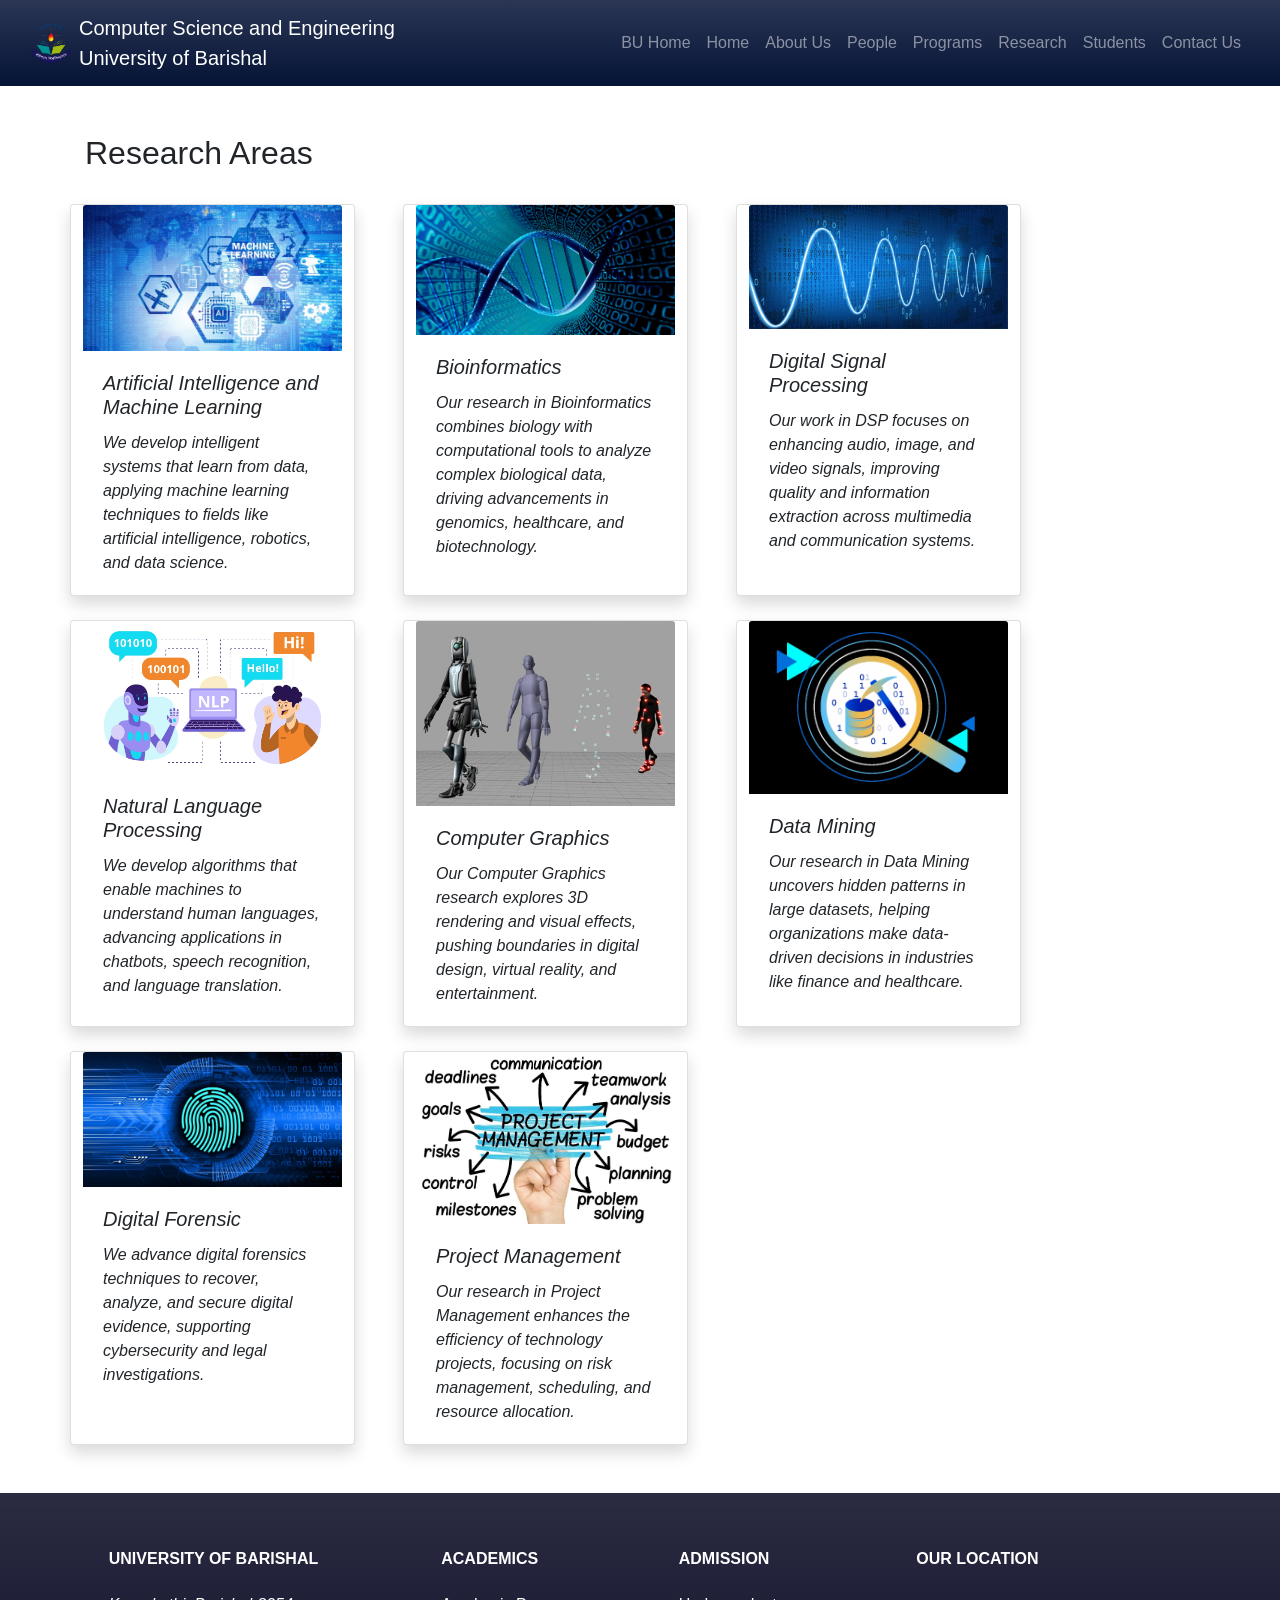
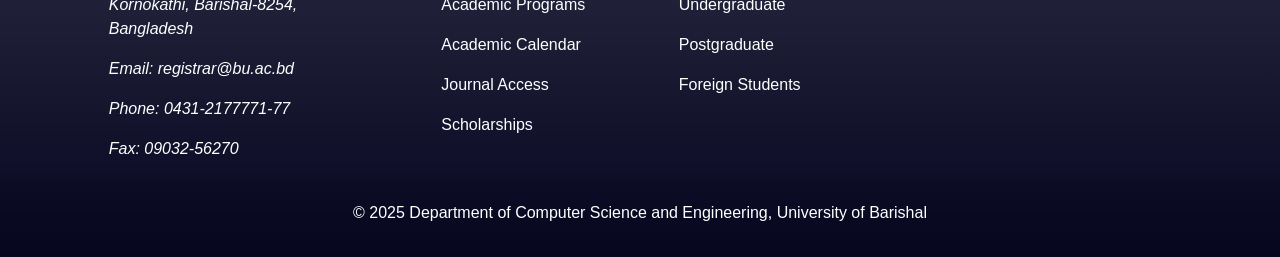
<file: research.html>
<!DOCTYPE html>
<html lang="en">

<head>
    <meta charset="UTF-8">
    <meta name="viewport" content="width=device-width, initial-scale=1.0">
    <title>Research</title>
    <link href="https://cdn.jsdelivr.net/npm/bootstrap@5.1.3/dist/css/bootstrap.min.css" rel="stylesheet">
    <link href="https://cdn.jsdelivr.net/npm/bootstrap@4.4.1/dist/css/bootstrap.min.css" rel="stylesheet">
    <link href="styles/style.css" rel="stylesheet">
</head>

<body>
    <nav class="sticky-top navbar navbar-expand-lg navbar-dark bg-nav bg-gradient">
        <div class="container-fluid">
            <a class="navbar-brand d-flex align-items-center" href="index.html">
                <img src="images/logo.png" alt="University Logo" class="logo me-2">
                Computer Science and Engineering<br>
                University of Barishal
            </a>
            <button class="navbar-toggler" type="button" data-bs-toggle="collapse" data-bs-target="#navbarNav"
                aria-controls="navbarNav" aria-expanded="false" aria-label="Toggle navigation">
                <span class="navbar-toggler-icon"></span>
            </button>
            <div class="collapse navbar-collapse" id="navbarNav">
                <ul class="navbar-nav ms-auto">
                    <li class="nav-item"><a class="nav-link" href="https://apps.piit.us/barishal-university/v2/">BU
                            Home</a></li>
                    <li class="nav-item"><a class="nav-link" href="index.html">Home</a></li>
                    <li class="nav-item"><a class="nav-link" href="about.html">About Us</a></li>
                    <li class="nav-item"><a class="nav-link" href="faculty.html">People</a></li>
                    <li class="nav-item"><a class="nav-link" href="programs.html">Programs</a></li>
                    <li class="nav-item"><a class="nav-link" href="research.html">Research</a></li>
                    <li class="nav-item"><a class="nav-link" href="students.html">Students</a></li>
                    <li class="nav-item"><a class="nav-link" href="contact.html">Contact Us</a></li>
                </ul>
            </div>
        </div>
    </nav>

    <div class="container mt-5">
        <h2>Research Areas</h2>
        <div class="row">
            <div class="card shadow fst-italic w-25 mr-5 mt-4">
                <img src="images/aiml.jpg" alt="AI and ML" class="card-img-top">
                <div class="card-body">
                    <h5 class="card-title">Artificial Intelligence and Machine Learning</h5>
                    <p class="card-text">We develop intelligent systems that learn from data, applying machine learning
                        techniques to fields like artificial intelligence, robotics, and data science.</p>
                </div>
            </div>
            <div class="card shadow fst-italic w-25 mr-5 mt-4">
                <img src="images/bioinformatics.jpg" alt="Bioinformatics" class="card-img-top">
                <div class="card-body">
                    <h5 class="card-title">Bioinformatics</h5>
                    <p class="card-text">Our research in Bioinformatics combines biology with computational tools to
                        analyze complex biological data, driving advancements in genomics, healthcare, and
                        biotechnology.</p>
                </div>
            </div>
            <div class="card shadow fst-italic w-25 mr-5 mt-4">
                <img src="images/dsp.jpg" alt="Digital Signal Processing" class="card-img-top">
                <div class="card-body">
                    <h5 class="card-title">Digital Signal Processing</h5>
                    <p class="card-text">Our work in DSP focuses on enhancing audio, image, and video signals, improving
                        quality and information extraction across multimedia and communication systems.</p>
                </div>
            </div>
            <div class="card shadow fst-italic w-25 mr-5 mt-4">
                <img src="images/nlp.jpg" alt="Natural Language Processing" class="card-img-top">
                <div class="card-body">
                    <h5 class="card-title">Natural Language Processing</h5>
                    <p class="card-text">We develop algorithms that enable machines to understand human languages,
                        advancing applications in chatbots, speech recognition, and language translation.</p>
                </div>
            </div>
            <div class="card shadow fst-italic w-25 mr-5 mt-4">
                <img src="images/computergraphics.jpg" alt="Computer Graphics" class="card-img-top">
                <div class="card-body">
                    <h5 class="card-title">Computer Graphics</h5>
                    <p class="card-text">Our Computer Graphics research explores 3D rendering and visual effects,
                        pushing boundaries in digital design, virtual reality, and entertainment.</p>
                </div>
            </div>
            <div class="card shadow fst-italic w-25 mr-5 mt-4">
                <img src="images/datamining.jpg" alt="Data Mining" class="card-img-top">
                <div class="card-body">
                    <h5 class="card-title">Data Mining</h5>
                    <p class="card-text">Our research in Data Mining uncovers hidden patterns in large datasets, helping
                        organizations make data-driven decisions in industries like finance and healthcare.</p>
                </div>
            </div>
            <div class="card shadow fst-italic w-25 mr-5 mt-4">
                <img src="images/digitalforensics.jpg" alt="Digital Forensic" class="card-img-top">
                <div class="card-body">
                    <h5 class="card-title">Digital Forensic</h5>
                    <p class="card-text">We advance digital forensics techniques to recover, analyze, and secure digital
                        evidence, supporting cybersecurity and legal investigations.</p>
                </div>
            </div>
            <div class="card shadow fst-italic w-25 mr-5 mt-4">
                <img src="images/projectmanagement.jpg" alt="Project Management" class="card-img-top">
                <div class="card-body">
                    <h5 class="card-title">Project Management</h5>
                    <p class="card-text">Our research in Project Management enhances the efficiency of technology
                        projects, focusing on risk management, scheduling, and resource allocation.</p>
                </div>
            </div>
        </div>
    </div>

    <footer class="bg-footer bg-gradient text-white text-center mt-5 py-2">
        <section class="">
            <div class="container text-center text-md-start mt-5">
                <div class="row mt-3">
                    <div class="col-md-4 col-lg-3 col-xl-3 mx-auto mb-md-0 mb-4 text-left">
                        <h6 class="text-uppercase fw-bold mb-4">University Of Barishal</h6>
                        <p><i class="fas fa-home me-3">Kornokathi, Barishal-8254, Bangladesh</i></p>
                        <p>
                            <i class="fas fa-envelope me-3">Email: registrar@bu.ac.bd</i>
                        </p>
                        <p><i class="fas fa-phone me-3">Phone: 0431-2177771-77</i></p>
                        <p><i class="fas fa-print me-3">Fax: 09032-56270</i></p>
                    </div>

                    <div class="col-md-2 col-lg-2 col-xl-2 mx-auto mb-4 text-left">
                        <h6 class="text-uppercase fw-bold mb-4">
                            Academics
                        </h6>
                        <p>
                            <a href="https://apps.piit.us/barishal-university/v2/academic-program"
                                class="text-reset">Academic Programs</a>
                        </p>
                        <p>
                            <a href="https://apps.piit.us/barishal-university/v2/academic-calender"
                                class="text-reset">Academic Calendar</a>
                        </p>
                        <p>
                            <a href="https://apps.piit.us/barishal-university/v2/journal" class="text-reset">Journal
                                Access</a>
                        </p>
                        <p>
                            <a href="https://apps.piit.us/barishal-university/v2/scholarship"
                                class="text-reset">Scholarships</a>
                        </p>
                    </div>

                    <div class="col-md-3 col-lg-2 col-xl-2 mx-auto mb-4 text-left">
                        <h6 class="text-uppercase fw-bold mb-4">
                            Admission
                        </h6>
                        <p>
                            <a href="https://apps.piit.us/barishal-university/v2/undergraduate"
                                class="text-reset">Undergraduate</a>
                        </p>
                        <p>
                            <a href="https://apps.piit.us/barishal-university/v2/postgraduate"
                                class="text-reset">Postgraduate</a>
                        </p>
                        <p>
                            <a href="https://apps.piit.us/barishal-university/v2/international-student-application"
                                class="text-reset">Foreign Students</a>
                        </p>
                    </div>

                    <div class="col-md-3 col-lg-3 col-xl-3 mx-auto mb-4 text-left">
                        <h6 class="text-uppercase fw-bold mb-4">
                            Our Location
                        </h6>
                        <div class="embed-responsive embed-responsive-16by9">
                            <iframe class="embed-responsive-item"
                                src="https://www.google.com/maps/embed?pb=!1m14!1m8!1m3!1d4745.078694164439!2d90.3622539443592!3d22.659780340412706!3m2!1i1024!2i768!4f13.1!3m3!1m2!1s0x3755348ee9fa8947%3A0x7be87b33ac763d55!2sDepartment%20of%20Computer%20Science%20Engineering!5e1!3m2!1sen!2sus!4v1755502169662!5m2!1sen!2sus"
                                width="400" height="300" allowfullscreen="" loading="lazy"
                                referrerpolicy="no-referrer-when-downgrade"></iframe>
                        </div>
                    </div>
                </div>
            </div>
        </section>

        <div class="bg-copyright text-center p-4">
            <p class="mb-0">&copy; 2025 Department of Computer Science and Engineering, University of Barishal</p>
        </div>
    </footer>

    <script src="https://cdn.jsdelivr.net/npm/popper.js@1.14.3/dist/umd/popper.min.js"></script>
    <script src="https://cdn.jsdelivr.net/npm/bootstrap@5.1.3/dist/js/bootstrap.bundle.min.js"></script>
    <script src="https://cdn.jsdelivr.net/npm/bootstrap@4.4.1/dist/js/bootstrap.bundle.min.js"></script>
    <script src="scripts/script.js"></script>
</body>

</html>
</file>
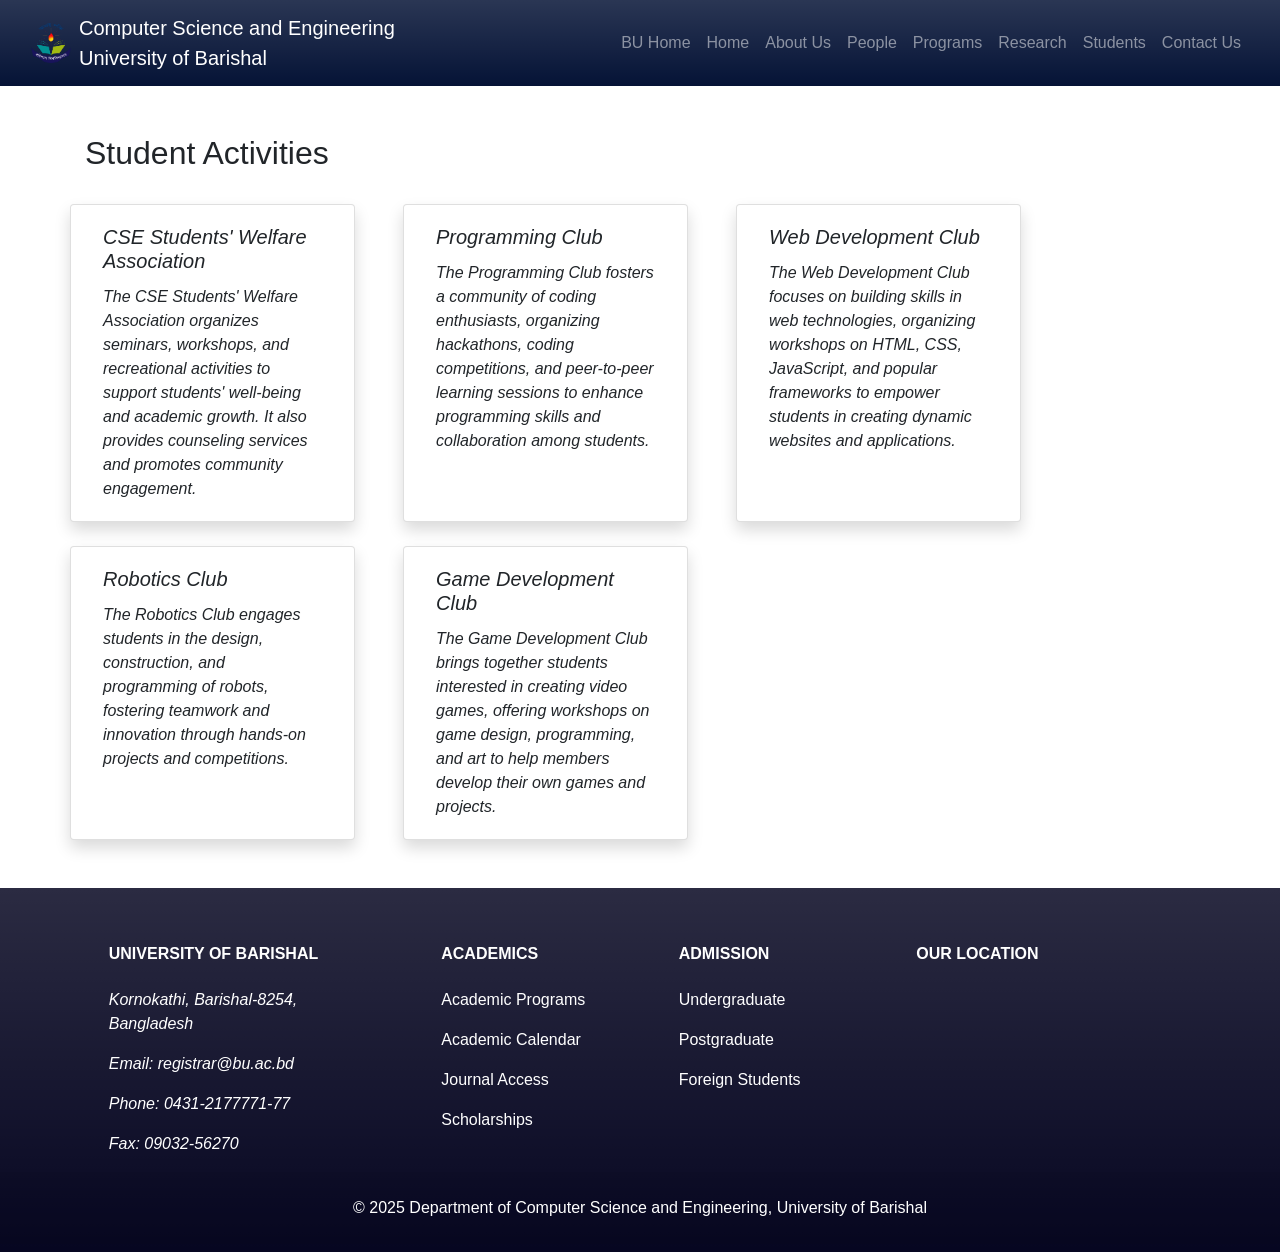
<file: students.html>
<!DOCTYPE html>
<html lang="en">

<head>
    <meta charset="UTF-8">
    <meta name="viewport" content="width=device-width, initial-scale=1.0">
    <title>Students</title>
    <link href="https://cdn.jsdelivr.net/npm/bootstrap@5.1.3/dist/css/bootstrap.min.css" rel="stylesheet">
    <link href="https://cdn.jsdelivr.net/npm/bootstrap@4.4.1/dist/css/bootstrap.min.css" rel="stylesheet">
    <link href="styles/style.css" rel="stylesheet">
</head>

<body>
    <nav class="sticky-top navbar navbar-expand-lg navbar-dark bg-nav bg-gradient">
        <div class="container-fluid">
            <a class="navbar-brand d-flex align-items-center" href="index.html">
                <img src="images/logo.png" alt="University Logo" class="logo me-2">
                Computer Science and Engineering<br>
                University of Barishal
            </a>
            <button class="navbar-toggler" type="button" data-bs-toggle="collapse" data-bs-target="#navbarNav"
                aria-controls="navbarNav" aria-expanded="false" aria-label="Toggle navigation">
                <span class="navbar-toggler-icon"></span>
            </button>
            <div class="collapse navbar-collapse" id="navbarNav">
                <ul class="navbar-nav ms-auto">
                    <li class="nav-item"><a class="nav-link" href="https://apps.piit.us/barishal-university/v2/">BU
                            Home</a></li>
                    <li class="nav-item"><a class="nav-link" href="index.html">Home</a></li>
                    <li class="nav-item"><a class="nav-link" href="about.html">About Us</a></li>
                    <li class="nav-item"><a class="nav-link" href="faculty.html">People</a></li>
                    <li class="nav-item"><a class="nav-link" href="programs.html">Programs</a></li>
                    <li class="nav-item"><a class="nav-link" href="research.html">Research</a></li>
                    <li class="nav-item"><a class="nav-link" href="students.html">Students</a></li>
                    <li class="nav-item"><a class="nav-link" href="contact.html">Contact Us</a></li>
                </ul>
            </div>
        </div>
    </nav>

    <div class="container mt-5">
        <h2>Student Activities</h2>
        <div class="row">
            <div class="card shadow fst-italic w-25 mr-5 mt-4">
                <div class="card-body">
                    <h5 class="card-title">CSE Students' Welfare Association</h5>
                    <p class="card-text">The CSE Students' Welfare Association organizes seminars, workshops, and
                        recreational activities to support students' well-being and academic growth. It also provides
                        counseling services and promotes community engagement.</p>
                </div>
            </div>
            <div class="card shadow fst-italic w-25 mr-5 mt-4">
                <div class="card-body">
                    <h5 class="card-title">Programming Club</h5>
                    <p class="card-text">The Programming Club fosters a community of coding enthusiasts, organizing
                        hackathons, coding competitions, and peer-to-peer learning sessions to enhance programming
                        skills and collaboration among students.</p>
                </div>
            </div>
            <div class="card shadow fst-italic w-25 mr-5 mt-4">
                <div class="card-body">
                    <h5 class="card-title">Web Development Club</h5>
                    <p class="card-text">The Web Development Club focuses on building skills in web technologies,
                        organizing workshops on HTML, CSS, JavaScript, and popular frameworks to empower students in
                        creating dynamic websites and applications.</p>
                </div>
            </div>
            <div class="card shadow fst-italic w-25 mr-5 mt-4">
                <div class="card-body">
                    <h5 class="card-title">Robotics Club</h5>
                    <p class="card-text">The Robotics Club engages students in the design, construction, and programming
                        of robots, fostering teamwork and innovation through hands-on projects and competitions.</p>
                </div>
            </div>
            <div class="card shadow fst-italic w-25 mr-5 mt-4">
                <div class="card-body">
                    <h5 class="card-title">Game Development Club</h5>
                    <p class="card-text">The Game Development Club brings together students interested in creating video
                        games, offering workshops on game design, programming, and art to help members develop their own
                        games and projects.</p>
                </div>
            </div>
        </div>
    </div>

    <footer class="bg-footer bg-gradient text-white text-center mt-5 py-2">
        <section class="">
            <div class="container text-center text-md-start mt-5">
                <div class="row mt-3">
                    <div class="col-md-4 col-lg-3 col-xl-3 mx-auto mb-md-0 mb-4 text-left">
                        <h6 class="text-uppercase fw-bold mb-4">University Of Barishal</h6>
                        <p><i class="fas fa-home me-3">Kornokathi, Barishal-8254, Bangladesh</i></p>
                        <p>
                            <i class="fas fa-envelope me-3">Email: registrar@bu.ac.bd</i>
                        </p>
                        <p><i class="fas fa-phone me-3">Phone: 0431-2177771-77</i></p>
                        <p><i class="fas fa-print me-3">Fax: 09032-56270</i></p>
                    </div>

                    <div class="col-md-2 col-lg-2 col-xl-2 mx-auto mb-4 text-left">
                        <h6 class="text-uppercase fw-bold mb-4">
                            Academics
                        </h6>
                        <p>
                            <a href="https://apps.piit.us/barishal-university/v2/academic-program"
                                class="text-reset">Academic Programs</a>
                        </p>
                        <p>
                            <a href="https://apps.piit.us/barishal-university/v2/academic-calender"
                                class="text-reset">Academic Calendar</a>
                        </p>
                        <p>
                            <a href="https://apps.piit.us/barishal-university/v2/journal" class="text-reset">Journal
                                Access</a>
                        </p>
                        <p>
                            <a href="https://apps.piit.us/barishal-university/v2/scholarship"
                                class="text-reset">Scholarships</a>
                        </p>
                    </div>

                    <div class="col-md-3 col-lg-2 col-xl-2 mx-auto mb-4 text-left">
                        <h6 class="text-uppercase fw-bold mb-4">
                            Admission
                        </h6>
                        <p>
                            <a href="https://apps.piit.us/barishal-university/v2/undergraduate"
                                class="text-reset">Undergraduate</a>
                        </p>
                        <p>
                            <a href="https://apps.piit.us/barishal-university/v2/postgraduate"
                                class="text-reset">Postgraduate</a>
                        </p>
                        <p>
                            <a href="https://apps.piit.us/barishal-university/v2/international-student-application"
                                class="text-reset">Foreign Students</a>
                        </p>
                    </div>

                    <div class="col-md-3 col-lg-3 col-xl-3 mx-auto mb-4 text-left">
                        <h6 class="text-uppercase fw-bold mb-4">
                            Our Location
                        </h6>
                        <div class="embed-responsive embed-responsive-16by9">
                            <iframe class="embed-responsive-item"
                                src="https://www.google.com/maps/embed?pb=!1m14!1m8!1m3!1d4745.078694164439!2d90.3622539443592!3d22.659780340412706!3m2!1i1024!2i768!4f13.1!3m3!1m2!1s0x3755348ee9fa8947%3A0x7be87b33ac763d55!2sDepartment%20of%20Computer%20Science%20Engineering!5e1!3m2!1sen!2sus!4v1755502169662!5m2!1sen!2sus"
                                width="400" height="300" allowfullscreen="" loading="lazy"
                                referrerpolicy="no-referrer-when-downgrade"></iframe>
                        </div>
                    </div>
                </div>
            </div>
        </section>

        <div class="bg-copyright text-center p-4">
            <p class="mb-0">&copy; 2025 Department of Computer Science and Engineering, University of Barishal</p>
        </div>
    </footer>

    <script src="https://cdn.jsdelivr.net/npm/popper.js@1.14.3/dist/umd/popper.min.js"></script>
    <script src="https://cdn.jsdelivr.net/npm/bootstrap@5.1.3/dist/js/bootstrap.bundle.min.js"></script>
    <script src="https://cdn.jsdelivr.net/npm/bootstrap@4.4.1/dist/js/bootstrap.bundle.min.js"></script>
    <script src="scripts/script.js"></script>
</body>

</html>
</file>
<file: styles/style.css>
.bg-nav {
    background-color: #051336 !important;
}

.bg-footer {
    background-color: #060621 !important;
}

.carousel-item img {
    width: 100%;
    height: 400px;
    object-fit: cover;
}

.text-shadow {
    text-shadow: 2px 2px 5px rgba(0, 0, 0, 0.7);
}

.bg-copyright {
    background-color: rgba(0, 0, 0, 0.05);
    padding: 10px 0;
}

.logo {
    width: 40px;
    height: 40px;
}
</file>
